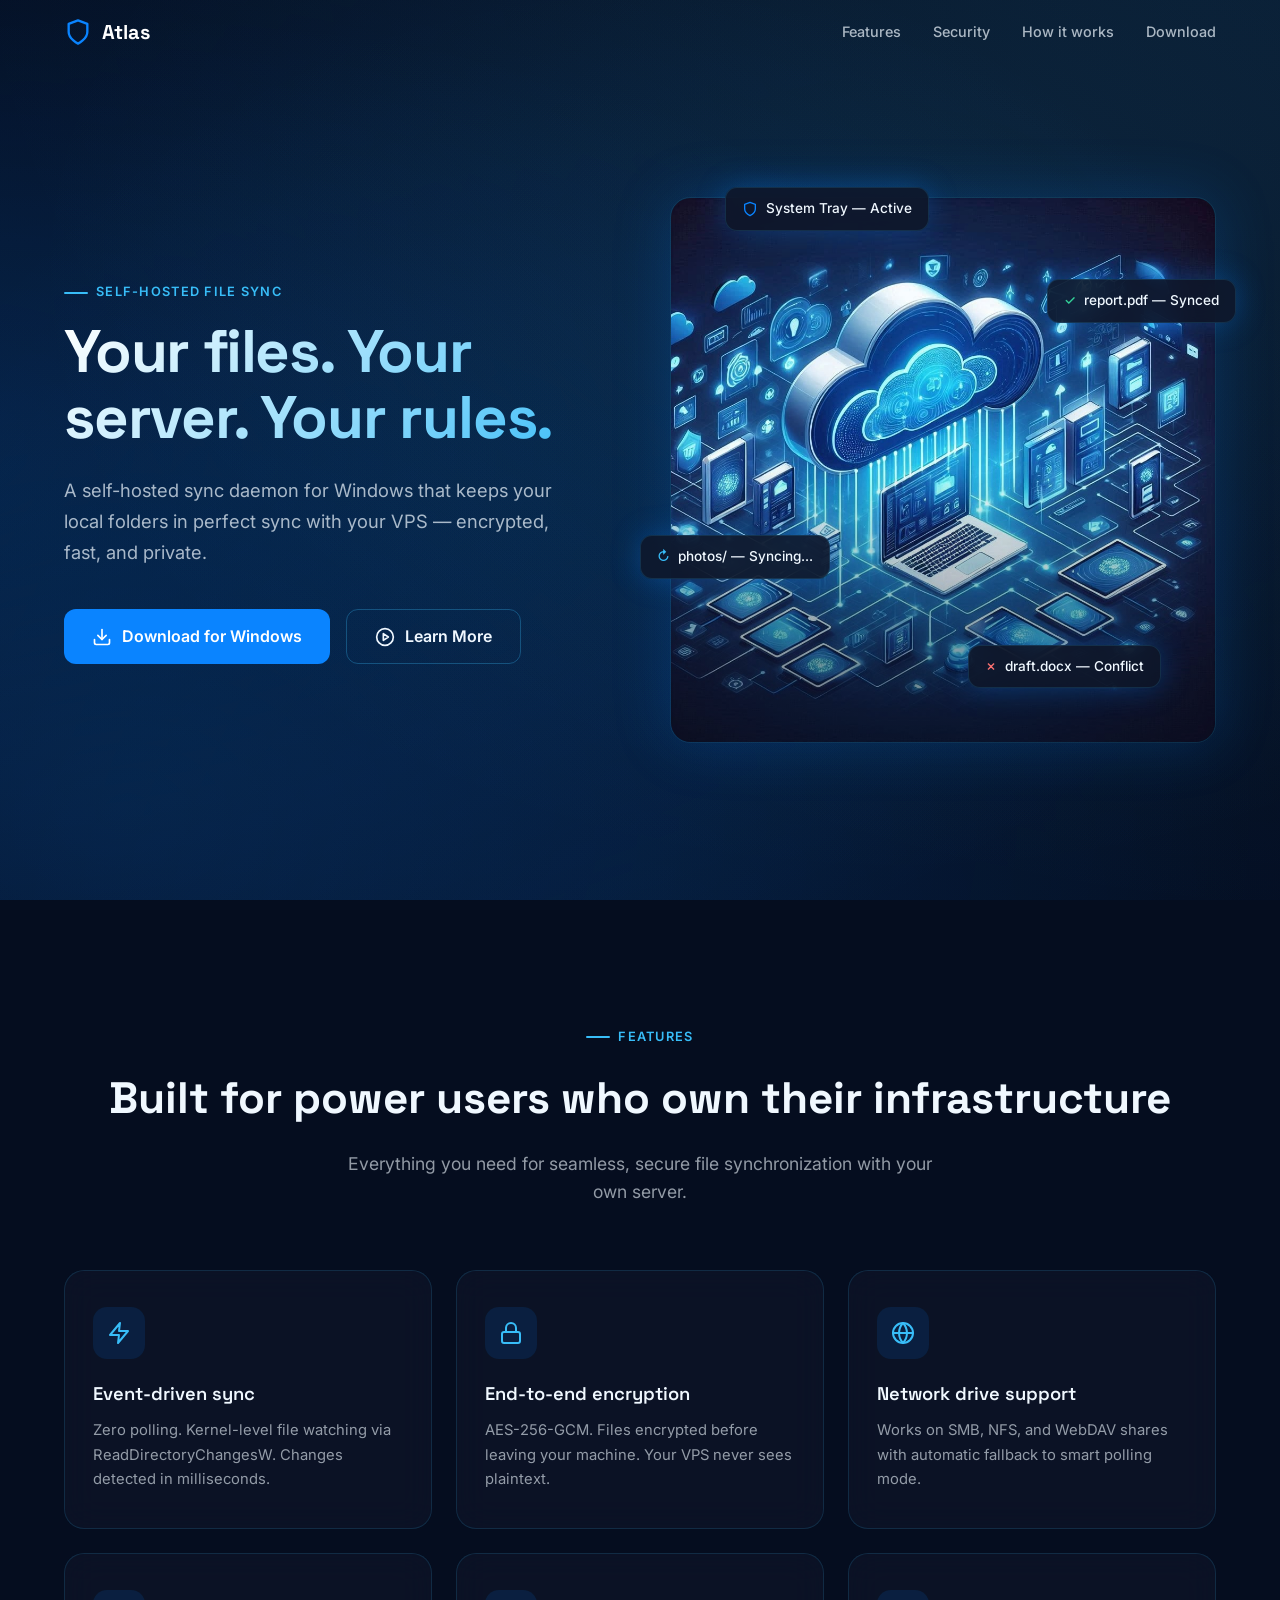
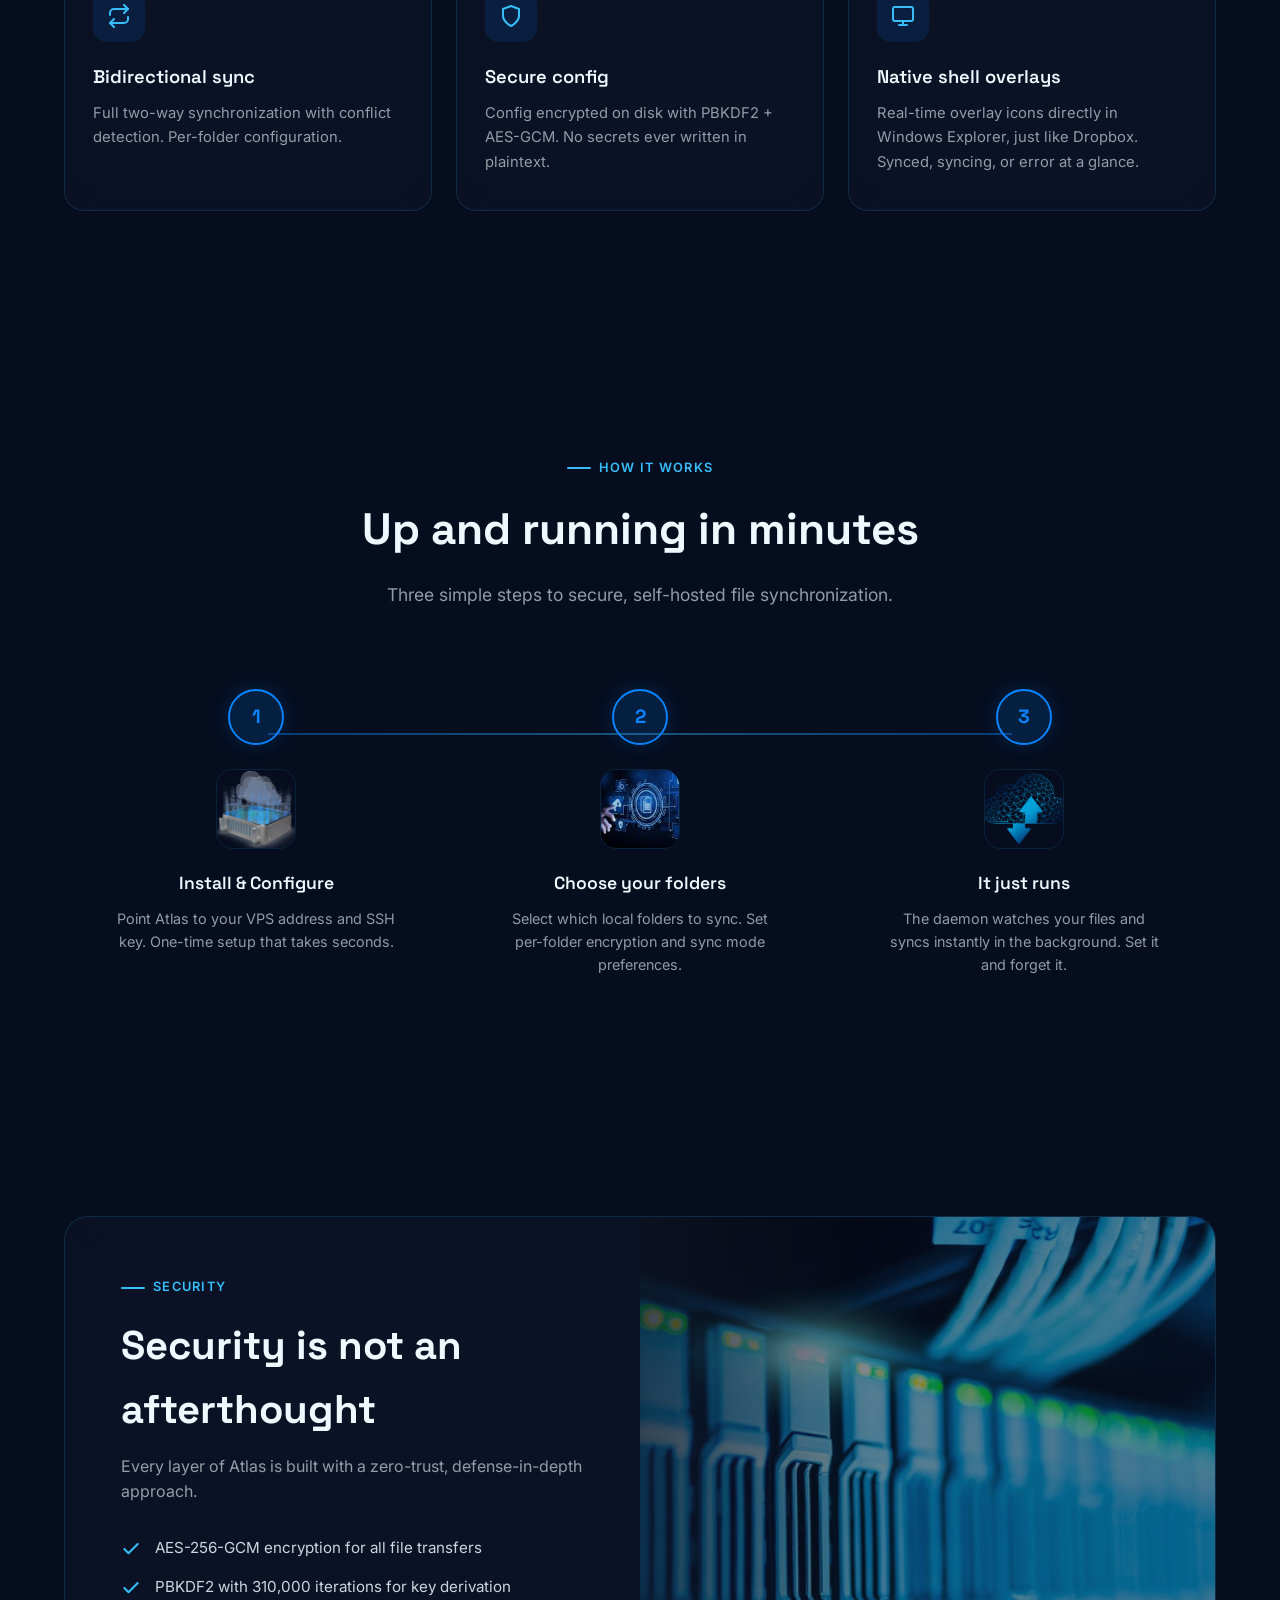
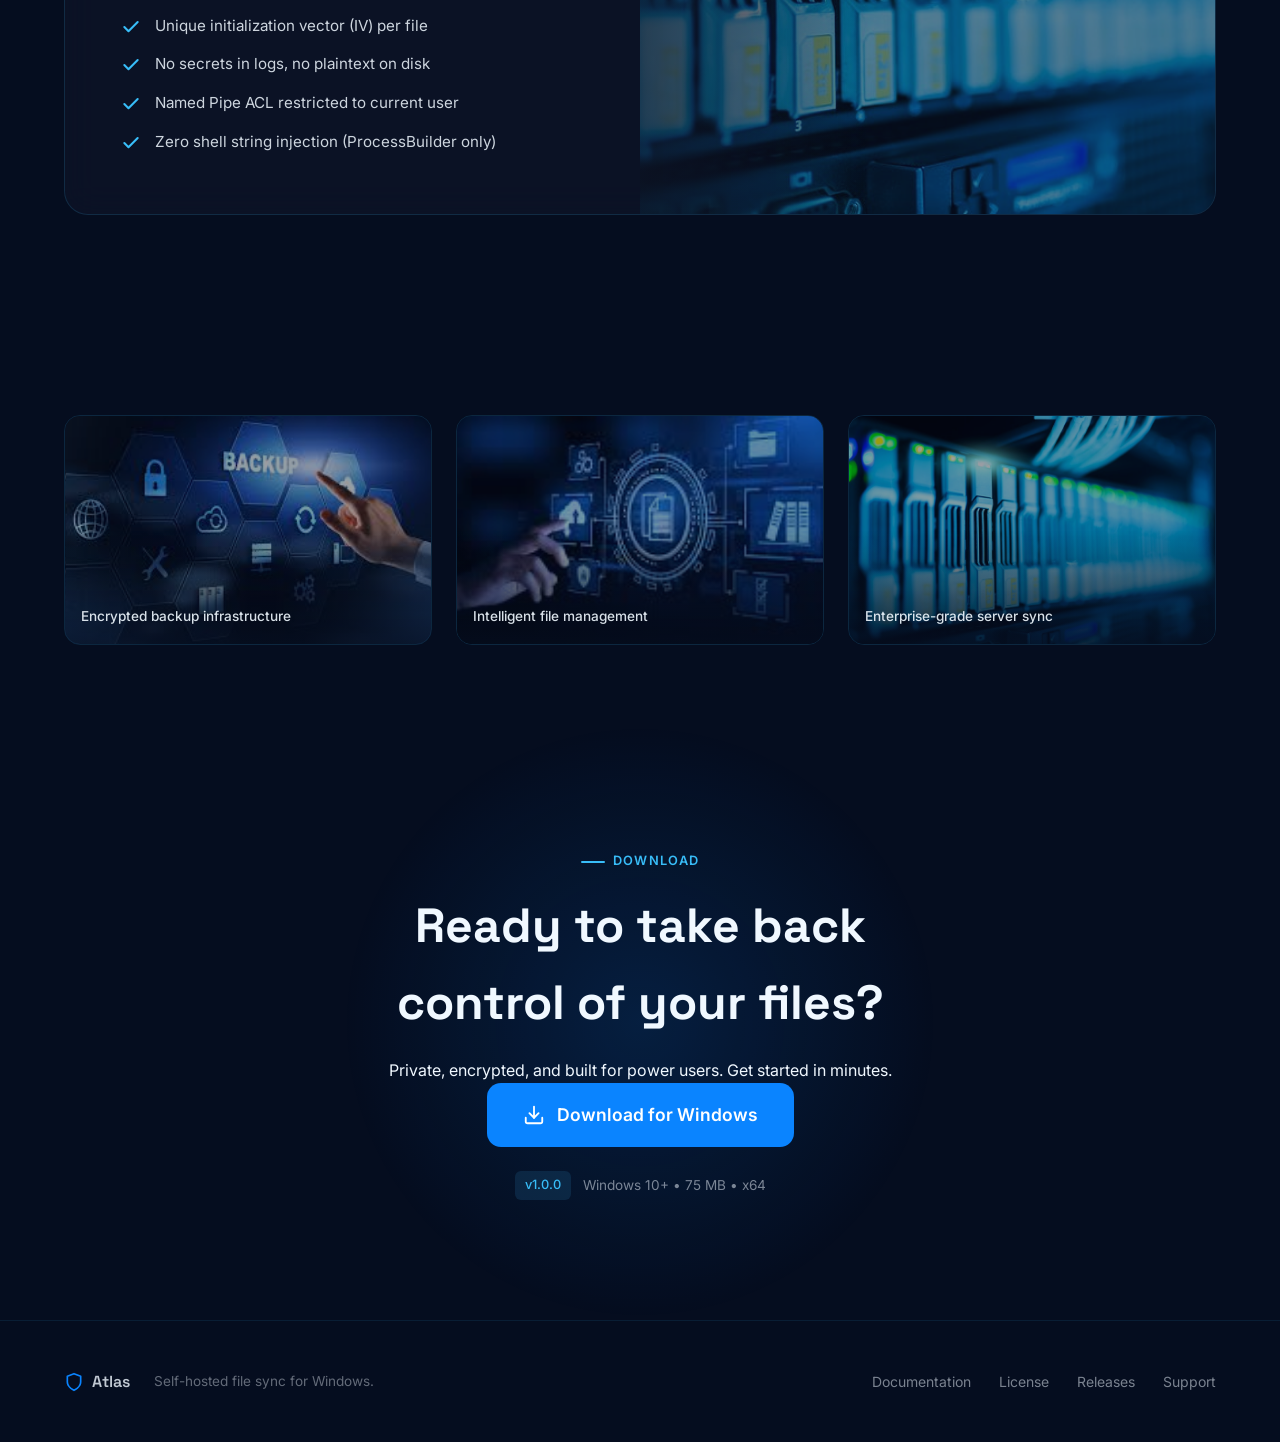
<file: atlas.html>
<!DOCTYPE html>
<html lang="en">
<head>
    <meta charset="UTF-8">
    <meta name="viewport" content="width=device-width, initial-scale=1.0">
    <title>Atlas — Self-hosted file sync for Windows</title>
    <meta name="description" content="A self-hosted sync daemon for Windows that keeps your local folders in perfect sync with your VPS — encrypted, fast, and private.">
    <link rel="canonical" href="https://alainbindele.github.io/atlas.html">
    <link rel="preconnect" href="https://fonts.googleapis.com">
    <link rel="preconnect" href="https://fonts.gstatic.com" crossorigin>
    <link href="https://fonts.googleapis.com/css2?family=Inter:wght@300;400;500;600;700;800&family=Space+Grotesk:wght@400;500;600;700&display=swap" rel="stylesheet">
    <style>
        /* ============================================
           CSS RESET & VARIABLES
           ============================================ */
        *, *::before, *::after {
            margin: 0;
            padding: 0;
            box-sizing: border-box;
        }

        :root {
            --electric-blue: #0A84FF;
            --deep-navy: #050D1F;
            --sky-blue: #38BDF8;
            --ice-white: #F0F8FF;
            --dark-slate: #0F172A;
            --glass-bg: rgba(15, 23, 42, 0.6);
            --glass-border: rgba(56, 189, 248, 0.15);
            --glow: 0 0 30px rgba(10, 132, 255, 0.3);
            --glow-strong: 0 0 60px rgba(10, 132, 255, 0.2);
            --font-body: 'Inter', -apple-system, BlinkMacSystemFont, sans-serif;
            --font-heading: 'Space Grotesk', 'Inter', sans-serif;
        }

        html {
            scroll-behavior: smooth;
            -webkit-font-smoothing: antialiased;
            -moz-osx-font-smoothing: grayscale;
        }

        body {
            font-family: var(--font-body);
            background-color: var(--deep-navy);
            color: var(--ice-white);
            line-height: 1.6;
            overflow-x: hidden;
        }

        a {
            text-decoration: none;
            color: inherit;
        }

        img {
            max-width: 100%;
            display: block;
        }

        /* ============================================
           ANIMATED GRADIENT BACKGROUND
           ============================================ */
        .gradient-bg {
            position: fixed;
            top: 0;
            left: 0;
            width: 100%;
            height: 100%;
            z-index: -1;
            overflow: hidden;
        }

        .gradient-bg::before {
            content: '';
            position: absolute;
            top: -50%;
            left: -50%;
            width: 200%;
            height: 200%;
            background:
                radial-gradient(ellipse at 20% 50%, rgba(10, 132, 255, 0.15) 0%, transparent 50%),
                radial-gradient(ellipse at 80% 20%, rgba(56, 189, 248, 0.1) 0%, transparent 50%),
                radial-gradient(ellipse at 50% 80%, rgba(10, 132, 255, 0.08) 0%, transparent 50%);
            animation: gradientShift 20s ease-in-out infinite;
        }

        .gradient-bg::after {
            content: '';
            position: absolute;
            top: -50%;
            left: -50%;
            width: 200%;
            height: 200%;
            background:
                radial-gradient(ellipse at 60% 40%, rgba(56, 189, 248, 0.08) 0%, transparent 40%),
                radial-gradient(ellipse at 30% 70%, rgba(10, 132, 255, 0.12) 0%, transparent 45%);
            animation: gradientShift 25s ease-in-out infinite reverse;
        }

        @keyframes gradientShift {
            0%, 100% { transform: translate(0, 0) rotate(0deg); }
            25% { transform: translate(2%, -3%) rotate(1deg); }
            50% { transform: translate(-1%, 2%) rotate(-0.5deg); }
            75% { transform: translate(3%, 1%) rotate(0.5deg); }
        }

        /* ============================================
           UTILITY
           ============================================ */
        .container {
            max-width: 1200px;
            margin: 0 auto;
            padding: 0 24px;
        }

        .section-label {
            display: inline-flex;
            align-items: center;
            gap: 8px;
            font-size: 0.8rem;
            font-weight: 600;
            letter-spacing: 0.1em;
            text-transform: uppercase;
            color: var(--sky-blue);
            margin-bottom: 16px;
        }

        .section-label::before {
            content: '';
            width: 24px;
            height: 2px;
            background: var(--sky-blue);
            border-radius: 1px;
        }

        /* ============================================
           SCROLL ANIMATIONS
           ============================================ */
        .reveal {
            opacity: 0;
            transform: translateY(40px);
            transition: opacity 0.8s cubic-bezier(0.16, 1, 0.3, 1),
                        transform 0.8s cubic-bezier(0.16, 1, 0.3, 1);
        }

        .reveal.visible {
            opacity: 1;
            transform: translateY(0);
        }

        .reveal-delay-1 { transition-delay: 0.1s; }
        .reveal-delay-2 { transition-delay: 0.2s; }
        .reveal-delay-3 { transition-delay: 0.3s; }
        .reveal-delay-4 { transition-delay: 0.4s; }
        .reveal-delay-5 { transition-delay: 0.5s; }

        /* ============================================
           NAVBAR
           ============================================ */
        .navbar {
            position: fixed;
            top: 0;
            left: 0;
            right: 0;
            z-index: 1000;
            padding: 16px 0;
            transition: all 0.4s ease;
        }

        .navbar.scrolled {
            background: rgba(5, 13, 31, 0.75);
            backdrop-filter: blur(20px);
            -webkit-backdrop-filter: blur(20px);
            border-bottom: 1px solid var(--glass-border);
            padding: 12px 0;
        }

        .navbar .container {
            display: flex;
            align-items: center;
            justify-content: space-between;
        }

        .nav-logo {
            display: flex;
            align-items: center;
            gap: 10px;
            font-family: var(--font-heading);
            font-size: 1.25rem;
            font-weight: 700;
            color: #fff;
        }

        .nav-logo svg {
            color: var(--electric-blue);
        }

        .nav-links {
            display: flex;
            align-items: center;
            gap: 32px;
            list-style: none;
        }

        .nav-links a {
            font-size: 0.9rem;
            font-weight: 500;
            color: rgba(240, 248, 255, 0.7);
            transition: color 0.3s;
            position: relative;
        }

        .nav-links a::after {
            content: '';
            position: absolute;
            bottom: -4px;
            left: 0;
            width: 0;
            height: 2px;
            background: var(--electric-blue);
            transition: width 0.3s;
            border-radius: 1px;
        }

        .nav-links a:hover {
            color: #fff;
        }

        .nav-links a:hover::after {
            width: 100%;
        }

        .nav-cta {
            display: inline-flex;
            align-items: center;
            gap: 8px;
            background: var(--electric-blue);
            color: #fff;
            font-size: 0.875rem;
            font-weight: 600;
            padding: 10px 20px;
            border-radius: 10px;
            border: none;
            cursor: pointer;
            transition: all 0.3s;
        }

        .nav-cta:hover {
            background: #3399FF;
            box-shadow: 0 0 20px rgba(10, 132, 255, 0.4);
            transform: translateY(-1px);
        }

        .mobile-toggle {
            display: none;
            background: none;
            border: none;
            color: #fff;
            cursor: pointer;
            padding: 4px;
        }

        /* ============================================
           HERO
           ============================================ */
        .hero {
            min-height: 100vh;
            display: flex;
            align-items: center;
            padding: 120px 0 80px;
            position: relative;
        }

        .hero .container {
            display: grid;
            grid-template-columns: 1fr 1fr;
            gap: 60px;
            align-items: center;
        }

        .hero-content {
            max-width: 580px;
        }

        .hero h1 {
            font-family: var(--font-heading);
            font-size: clamp(2.5rem, 5vw, 3.75rem);
            font-weight: 800;
            line-height: 1.1;
            letter-spacing: -0.02em;
            margin-bottom: 24px;
            background: linear-gradient(135deg, #fff 0%, var(--sky-blue) 100%);
            -webkit-background-clip: text;
            -webkit-text-fill-color: transparent;
            background-clip: text;
        }

        .hero p {
            font-size: 1.15rem;
            line-height: 1.7;
            color: rgba(240, 248, 255, 0.7);
            margin-bottom: 40px;
            max-width: 500px;
        }

        .hero-buttons {
            display: flex;
            gap: 16px;
            flex-wrap: wrap;
        }

        .btn-primary {
            display: inline-flex;
            align-items: center;
            gap: 10px;
            background: var(--electric-blue);
            color: #fff;
            font-size: 1rem;
            font-weight: 600;
            padding: 14px 28px;
            border-radius: 12px;
            border: none;
            cursor: pointer;
            transition: all 0.3s;
            font-family: var(--font-body);
        }

        .btn-primary:hover {
            background: #3399FF;
            box-shadow: 0 0 30px rgba(10, 132, 255, 0.5);
            transform: translateY(-2px);
        }

        .btn-secondary {
            display: inline-flex;
            align-items: center;
            gap: 10px;
            background: transparent;
            color: var(--ice-white);
            font-size: 1rem;
            font-weight: 600;
            padding: 14px 28px;
            border-radius: 12px;
            border: 1px solid rgba(56, 189, 248, 0.3);
            cursor: pointer;
            transition: all 0.3s;
            font-family: var(--font-body);
        }

        .btn-secondary:hover {
            background: rgba(56, 189, 248, 0.1);
            border-color: var(--sky-blue);
            transform: translateY(-2px);
        }

        /* Hero Visual */
        .hero-visual {
            position: relative;
            display: flex;
            align-items: center;
            justify-content: center;
        }

        .hero-image-wrapper {
            position: relative;
            border-radius: 20px;
            overflow: hidden;
            box-shadow: var(--glow-strong);
            border: 1px solid var(--glass-border);
        }

        .hero-image-wrapper img {
            width: 100%;
            border-radius: 20px;
        }

        .hero-image-wrapper::after {
            content: '';
            position: absolute;
            inset: 0;
            border-radius: 20px;
            background: linear-gradient(180deg, transparent 50%, rgba(5, 13, 31, 0.6) 100%);
            pointer-events: none;
        }

        /* Floating overlay icons */
        .float-icon {
            position: absolute;
            display: flex;
            align-items: center;
            gap: 8px;
            padding: 10px 16px;
            border-radius: 12px;
            background: rgba(15, 23, 42, 0.85);
            backdrop-filter: blur(12px);
            border: 1px solid var(--glass-border);
            font-size: 0.85rem;
            font-weight: 500;
            color: var(--ice-white);
            box-shadow: var(--glow);
            animation: float 4s ease-in-out infinite;
            white-space: nowrap;
            z-index: 2;
        }

        .float-icon:nth-child(2) { animation-delay: -1s; }
        .float-icon:nth-child(3) { animation-delay: -2s; }
        .float-icon:nth-child(4) { animation-delay: -3s; }

        .float-icon.synced {
            top: 15%;
            right: -20px;
        }

        .float-icon.syncing {
            bottom: 30%;
            left: -30px;
        }

        .float-icon.error {
            bottom: 10%;
            right: 10%;
        }

        .float-icon.tray {
            top: -10px;
            left: 10%;
        }

        @keyframes float {
            0%, 100% { transform: translateY(0); }
            50% { transform: translateY(-8px); }
        }

        /* ============================================
           FEATURES
           ============================================ */
        .features {
            padding: 120px 0;
            position: relative;
        }

        .features-header {
            text-align: center;
            margin-bottom: 64px;
        }

        .features-header h2 {
            font-family: var(--font-heading);
            font-size: clamp(2rem, 4vw, 2.75rem);
            font-weight: 700;
            margin-bottom: 16px;
        }

        .features-header p {
            color: rgba(240, 248, 255, 0.6);
            font-size: 1.1rem;
            max-width: 600px;
            margin: 0 auto;
        }

        .features-grid {
            display: grid;
            grid-template-columns: repeat(3, 1fr);
            gap: 24px;
        }

        .feature-card {
            background: var(--glass-bg);
            backdrop-filter: blur(16px);
            -webkit-backdrop-filter: blur(16px);
            border: 1px solid var(--glass-border);
            border-radius: 20px;
            padding: 36px 28px;
            transition: all 0.4s cubic-bezier(0.16, 1, 0.3, 1);
            position: relative;
            overflow: hidden;
        }

        .feature-card::before {
            content: '';
            position: absolute;
            top: 0;
            left: 0;
            right: 0;
            height: 1px;
            background: linear-gradient(90deg, transparent, var(--sky-blue), transparent);
            opacity: 0;
            transition: opacity 0.4s;
        }

        .feature-card:hover {
            transform: translateY(-4px);
            box-shadow: var(--glow);
            border-color: rgba(56, 189, 248, 0.3);
        }

        .feature-card:hover::before {
            opacity: 1;
        }

        .feature-icon {
            width: 52px;
            height: 52px;
            display: flex;
            align-items: center;
            justify-content: center;
            border-radius: 14px;
            background: rgba(10, 132, 255, 0.12);
            margin-bottom: 20px;
            font-size: 1.5rem;
        }

        .feature-card h3 {
            font-family: var(--font-heading);
            font-size: 1.15rem;
            font-weight: 600;
            margin-bottom: 10px;
        }

        .feature-card p {
            color: rgba(240, 248, 255, 0.6);
            font-size: 0.925rem;
            line-height: 1.65;
        }

        /* ============================================
           HOW IT WORKS
           ============================================ */
        .how-it-works {
            padding: 120px 0;
            position: relative;
        }

        .how-it-works-header {
            text-align: center;
            margin-bottom: 80px;
        }

        .how-it-works-header h2 {
            font-family: var(--font-heading);
            font-size: clamp(2rem, 4vw, 2.75rem);
            font-weight: 700;
            margin-bottom: 16px;
        }

        .how-it-works-header p {
            color: rgba(240, 248, 255, 0.6);
            font-size: 1.1rem;
            max-width: 600px;
            margin: 0 auto;
        }

        .timeline {
            display: grid;
            grid-template-columns: repeat(3, 1fr);
            gap: 0;
            position: relative;
        }

        .timeline::before {
            content: '';
            position: absolute;
            top: 44px;
            left: calc(16.66% + 12px);
            right: calc(16.66% + 12px);
            height: 2px;
            background: linear-gradient(90deg, var(--electric-blue), var(--sky-blue), var(--electric-blue));
            opacity: 0.4;
        }

        .timeline-step {
            text-align: center;
            padding: 0 20px;
            position: relative;
        }

        .step-number {
            width: 56px;
            height: 56px;
            border-radius: 50%;
            background: rgba(10, 132, 255, 0.15);
            border: 2px solid var(--electric-blue);
            display: flex;
            align-items: center;
            justify-content: center;
            margin: 0 auto 24px;
            font-family: var(--font-heading);
            font-size: 1.2rem;
            font-weight: 700;
            color: var(--electric-blue);
            position: relative;
            z-index: 1;
            box-shadow: 0 0 20px rgba(10, 132, 255, 0.2);
        }

        .step-image {
            width: 80px;
            height: 80px;
            object-fit: cover;
            border-radius: 16px;
            margin: 0 auto 20px;
            border: 1px solid var(--glass-border);
            opacity: 0.85;
        }

        .timeline-step h3 {
            font-family: var(--font-heading);
            font-size: 1.1rem;
            font-weight: 600;
            margin-bottom: 10px;
        }

        .timeline-step p {
            color: rgba(240, 248, 255, 0.6);
            font-size: 0.9rem;
            line-height: 1.6;
            max-width: 280px;
            margin: 0 auto;
        }

        /* ============================================
           SECURITY
           ============================================ */
        .security {
            padding: 120px 0;
            position: relative;
        }

        .security-card {
            position: relative;
            background: var(--glass-bg);
            backdrop-filter: blur(16px);
            border: 1px solid var(--glass-border);
            border-radius: 24px;
            overflow: hidden;
            display: grid;
            grid-template-columns: 1fr 1fr;
            gap: 0;
            min-height: 500px;
        }

        .security-content {
            padding: 60px 56px;
            display: flex;
            flex-direction: column;
            justify-content: center;
        }

        .security-content h2 {
            font-family: var(--font-heading);
            font-size: clamp(1.75rem, 3.5vw, 2.5rem);
            font-weight: 700;
            margin-bottom: 12px;
        }

        .security-content > p {
            color: rgba(240, 248, 255, 0.6);
            margin-bottom: 32px;
            font-size: 1rem;
        }

        .security-list {
            list-style: none;
            display: flex;
            flex-direction: column;
            gap: 16px;
        }

        .security-list li {
            display: flex;
            align-items: flex-start;
            gap: 14px;
            font-size: 0.95rem;
            color: rgba(240, 248, 255, 0.85);
            line-height: 1.5;
        }

        .security-list li svg {
            flex-shrink: 0;
            margin-top: 2px;
            color: var(--sky-blue);
        }

        .security-image {
            position: relative;
            overflow: hidden;
        }

        .security-image img {
            width: 100%;
            height: 100%;
            object-fit: cover;
            opacity: 0.5;
        }

        .security-image::after {
            content: '';
            position: absolute;
            inset: 0;
            background: linear-gradient(90deg, var(--glass-bg) 0%, transparent 40%);
        }

        /* ============================================
           SHOWCASE
           ============================================ */
        .showcase {
            padding: 80px 0;
        }

        .showcase-grid {
            display: grid;
            grid-template-columns: repeat(3, 1fr);
            gap: 24px;
        }

        .showcase-item {
            border-radius: 16px;
            overflow: hidden;
            border: 1px solid var(--glass-border);
            position: relative;
            aspect-ratio: 16/10;
        }

        .showcase-item img {
            width: 100%;
            height: 100%;
            object-fit: cover;
            opacity: 0.6;
            transition: all 0.5s;
        }

        .showcase-item:hover img {
            opacity: 0.8;
            transform: scale(1.05);
        }

        .showcase-item::after {
            content: '';
            position: absolute;
            inset: 0;
            background: linear-gradient(180deg, transparent 50%, rgba(5, 13, 31, 0.8) 100%);
            pointer-events: none;
        }

        .showcase-caption {
            position: absolute;
            bottom: 16px;
            left: 16px;
            right: 16px;
            z-index: 2;
            font-size: 0.85rem;
            font-weight: 500;
            color: rgba(240, 248, 255, 0.9);
        }

        /* ============================================
           DOWNLOAD
           ============================================ */
        .download {
            padding: 120px 0;
            text-align: center;
            position: relative;
        }

        .download::before {
            content: '';
            position: absolute;
            top: 50%;
            left: 50%;
            transform: translate(-50%, -50%);
            width: 600px;
            height: 600px;
            background: radial-gradient(circle, rgba(10, 132, 255, 0.15) 0%, transparent 70%);
            pointer-events: none;
        }

        .download h2 {
            font-family: var(--font-heading);
            font-size: clamp(2rem, 4vw, 3rem);
            font-weight: 700;
            margin-bottom: 16px;
            max-width: 600px;
            margin-left: auto;
            margin-right: auto;
        }

        .download > p {
            color: rgba(240, 248, 255, 0.6);
            font-size: 1.1rem;
            margin-bottom: 40px;
            max-width: 500px;
            margin-left: auto;
            margin-right: auto;
        }

        .download-buttons {
            display: flex;
            align-items: center;
            justify-content: center;
            gap: 16px;
            flex-wrap: wrap;
            margin-bottom: 24px;
        }

        .btn-download {
            display: inline-flex;
            align-items: center;
            gap: 12px;
            background: var(--electric-blue);
            color: #fff;
            font-size: 1.1rem;
            font-weight: 600;
            padding: 18px 36px;
            border-radius: 14px;
            border: none;
            cursor: pointer;
            transition: all 0.3s;
            font-family: var(--font-body);
        }

        .btn-download:hover {
            background: #3399FF;
            box-shadow: 0 0 40px rgba(10, 132, 255, 0.5);
            transform: translateY(-2px);
        }

        .version-badge {
            display: inline-flex;
            align-items: center;
            gap: 12px;
            font-size: 0.85rem;
            color: rgba(240, 248, 255, 0.5);
        }

        .version-badge span {
            background: rgba(56, 189, 248, 0.12);
            padding: 4px 10px;
            border-radius: 6px;
            font-weight: 500;
            color: var(--sky-blue);
            font-size: 0.8rem;
        }

        .download-secondary {
            color: var(--sky-blue);
            font-size: 0.95rem;
            font-weight: 500;
            display: inline-flex;
            align-items: center;
            gap: 6px;
            transition: color 0.3s;
        }

        .download-secondary:hover {
            color: #fff;
        }

        /* ============================================
           FOOTER
           ============================================ */
        .footer {
            border-top: 1px solid rgba(56, 189, 248, 0.1);
            padding: 48px 0;
        }

        .footer .container {
            display: flex;
            align-items: center;
            justify-content: space-between;
            flex-wrap: wrap;
            gap: 24px;
        }

        .footer-brand {
            display: flex;
            align-items: center;
            gap: 24px;
        }

        .footer-logo {
            display: flex;
            align-items: center;
            gap: 8px;
            font-family: var(--font-heading);
            font-weight: 600;
            font-size: 1rem;
            color: rgba(240, 248, 255, 0.8);
        }

        .footer-logo svg {
            color: var(--electric-blue);
        }

        .footer-tagline {
            font-size: 0.85rem;
            color: rgba(240, 248, 255, 0.4);
        }

        .footer-links {
            display: flex;
            gap: 28px;
            list-style: none;
        }

        .footer-links a {
            font-size: 0.875rem;
            color: rgba(240, 248, 255, 0.5);
            transition: color 0.3s;
        }

        .footer-links a:hover {
            color: var(--sky-blue);
        }

        /* ============================================
           RESPONSIVE
           ============================================ */
        @media (max-width: 1024px) {
            .hero .container {
                grid-template-columns: 1fr;
                gap: 40px;
                text-align: center;
            }

            .hero-content {
                max-width: 100%;
            }

            .hero p {
                max-width: 100%;
                margin-left: auto;
                margin-right: auto;
            }

            .hero-buttons {
                justify-content: center;
            }

            .hero-visual {
                max-width: 500px;
                margin: 0 auto;
            }

            .features-grid {
                grid-template-columns: repeat(2, 1fr);
            }

            .security-card {
                grid-template-columns: 1fr;
            }

            .security-image {
                display: none;
            }

            .security-content {
                padding: 48px 40px;
            }
        }

        @media (max-width: 768px) {
            .nav-links {
                display: none;
                position: absolute;
                top: 100%;
                left: 0;
                right: 0;
                flex-direction: column;
                background: rgba(5, 13, 31, 0.95);
                backdrop-filter: blur(20px);
                padding: 24px;
                gap: 20px;
                border-bottom: 1px solid var(--glass-border);
            }

            .nav-links.open {
                display: flex;
            }

            .nav-cta.desktop-only {
                display: none;
            }

            .mobile-toggle {
                display: block;
            }

            .features-grid {
                grid-template-columns: 1fr;
            }

            .timeline {
                grid-template-columns: 1fr;
                gap: 48px;
            }

            .timeline::before {
                display: none;
            }

            .showcase-grid {
                grid-template-columns: 1fr;
            }

            .float-icon.synced,
            .float-icon.tray {
                display: none;
            }

            .float-icon.syncing {
                left: 0;
                bottom: 15%;
            }

            .footer .container {
                flex-direction: column;
                text-align: center;
            }

            .footer-brand {
                flex-direction: column;
            }
        }

        @media (max-width: 480px) {
            .hero h1 {
                font-size: 2rem;
            }

            .hero-buttons {
                flex-direction: column;
                align-items: stretch;
            }

            .btn-primary,
            .btn-secondary {
                justify-content: center;
            }

            .security-content {
                padding: 32px 24px;
            }
        }
    </style>
    <script data-goatcounter="https://h4p0.goatcounter.com/count"
            async src="//gc.zgo.at/count.js"></script>
</head>
<body>
    <!-- Animated gradient background -->
    <div class="gradient-bg"></div>

    <!-- ======== NAVBAR ======== -->
    <nav class="navbar" id="navbar">
        <div class="container">
            <a href="#" class="nav-logo">
                <svg xmlns="http://www.w3.org/2000/svg" width="28" height="28" viewBox="0 0 24 24" fill="none" stroke="currentColor" stroke-width="2" stroke-linecap="round" stroke-linejoin="round">
                    <path d="M12 22s8-4 8-10V5l-8-3-8 3v7c0 6 8 10 8 10z"/>
                </svg>
                Atlas
            </a>
            <ul class="nav-links" id="navLinks">
                <li><a href="#features">Features</a></li>
                <li><a href="#security">Security</a></li>
                <li><a href="#how-it-works">How it works</a></li>
                <li><a href="#download">Download</a></li>
            </ul>
            <button class="mobile-toggle" id="mobileToggle" aria-label="Toggle menu">
                <svg xmlns="http://www.w3.org/2000/svg" width="24" height="24" viewBox="0 0 24 24" fill="none" stroke="currentColor" stroke-width="2" stroke-linecap="round" stroke-linejoin="round">
                    <line x1="3" y1="12" x2="21" y2="12"/><line x1="3" y1="6" x2="21" y2="6"/><line x1="3" y1="18" x2="21" y2="18"/>
                </svg>
            </button>
        </div>
    </nav>

    <!-- ======== HERO ======== -->
    <section class="hero" id="hero">
        <div class="container">
            <div class="hero-content">
                <div class="section-label reveal">Self-Hosted File Sync</div>
                <h1 class="reveal reveal-delay-1">Your files. Your server. Your rules.</h1>
                <p class="reveal reveal-delay-2">A self-hosted sync daemon for Windows that keeps your local folders in perfect sync with your VPS &mdash; encrypted, fast, and private.</p>
                <div class="hero-buttons reveal reveal-delay-3">
                    <a href="#download" class="btn-primary">
                        <svg xmlns="http://www.w3.org/2000/svg" width="20" height="20" viewBox="0 0 24 24" fill="none" stroke="currentColor" stroke-width="2" stroke-linecap="round" stroke-linejoin="round">
                            <path d="M21 15v4a2 2 0 0 1-2 2H5a2 2 0 0 1-2-2v-4"/><polyline points="7 10 12 15 17 10"/><line x1="12" y1="15" x2="12" y2="3"/>
                        </svg>
                        Download for Windows
                    </a>
                    <a href="#features" class="btn-secondary">
                        <svg xmlns="http://www.w3.org/2000/svg" width="20" height="20" viewBox="0 0 24 24" fill="none" stroke="currentColor" stroke-width="2" stroke-linecap="round" stroke-linejoin="round">
                            <circle cx="12" cy="12" r="10"/><polygon points="10 8 16 12 10 16 10 8"/>
                        </svg>
                        Learn More
                    </a>
                </div>
            </div>
            <div class="hero-visual reveal reveal-delay-2">
                <div class="hero-image-wrapper">
                    <img src="img/PIC2.jpg" alt="Atlas cloud synchronization illustration" loading="eager">
                </div>
                <!-- Floating overlay icons -->
                <div class="float-icon synced">
                    <span style="color: #34D399;">&#10003;</span> report.pdf &mdash; Synced
                </div>
                <div class="float-icon syncing">
                    <span style="color: var(--sky-blue);">&#8635;</span> photos/ &mdash; Syncing...
                </div>
                <div class="float-icon error">
                    <span style="color: #F87171;">&#10007;</span> draft.docx &mdash; Conflict
                </div>
                <div class="float-icon tray">
                    <svg xmlns="http://www.w3.org/2000/svg" width="16" height="16" viewBox="0 0 24 24" fill="none" stroke="var(--electric-blue)" stroke-width="2" stroke-linecap="round" stroke-linejoin="round">
                        <path d="M12 22s8-4 8-10V5l-8-3-8 3v7c0 6 8 10 8 10z"/>
                    </svg>
                    System Tray &mdash; Active
                </div>
            </div>
        </div>
    </section>

    <!-- ======== FEATURES ======== -->
    <section class="features" id="features">
        <div class="container">
            <div class="features-header">
                <div class="section-label reveal">Features</div>
                <h2 class="reveal reveal-delay-1">Built for power users who own their infrastructure</h2>
                <p class="reveal reveal-delay-2">Everything you need for seamless, secure file synchronization with your own server.</p>
            </div>
            <div class="features-grid">
                <!-- Card 1 -->
                <div class="feature-card reveal">
                    <div class="feature-icon">
                        <svg xmlns="http://www.w3.org/2000/svg" width="24" height="24" viewBox="0 0 24 24" fill="none" stroke="var(--sky-blue)" stroke-width="2" stroke-linecap="round" stroke-linejoin="round">
                            <polygon points="13 2 3 14 12 14 11 22 21 10 12 10 13 2"/>
                        </svg>
                    </div>
                    <h3>Event-driven sync</h3>
                    <p>Zero polling. Kernel-level file watching via ReadDirectoryChangesW. Changes detected in milliseconds.</p>
                </div>
                <!-- Card 2 -->
                <div class="feature-card reveal reveal-delay-1">
                    <div class="feature-icon">
                        <svg xmlns="http://www.w3.org/2000/svg" width="24" height="24" viewBox="0 0 24 24" fill="none" stroke="var(--sky-blue)" stroke-width="2" stroke-linecap="round" stroke-linejoin="round">
                            <rect x="3" y="11" width="18" height="11" rx="2" ry="2"/><path d="M7 11V7a5 5 0 0 1 10 0v4"/>
                        </svg>
                    </div>
                    <h3>End-to-end encryption</h3>
                    <p>AES-256-GCM. Files encrypted before leaving your machine. Your VPS never sees plaintext.</p>
                </div>
                <!-- Card 3 -->
                <div class="feature-card reveal reveal-delay-2">
                    <div class="feature-icon">
                        <svg xmlns="http://www.w3.org/2000/svg" width="24" height="24" viewBox="0 0 24 24" fill="none" stroke="var(--sky-blue)" stroke-width="2" stroke-linecap="round" stroke-linejoin="round">
                            <circle cx="12" cy="12" r="10"/><line x1="2" y1="12" x2="22" y2="12"/><path d="M12 2a15.3 15.3 0 0 1 4 10 15.3 15.3 0 0 1-4 10 15.3 15.3 0 0 1-4-10 15.3 15.3 0 0 1 4-10z"/>
                        </svg>
                    </div>
                    <h3>Network drive support</h3>
                    <p>Works on SMB, NFS, and WebDAV shares with automatic fallback to smart polling mode.</p>
                </div>
                <!-- Card 4 -->
                <div class="feature-card reveal">
                    <div class="feature-icon">
                        <svg xmlns="http://www.w3.org/2000/svg" width="24" height="24" viewBox="0 0 24 24" fill="none" stroke="var(--sky-blue)" stroke-width="2" stroke-linecap="round" stroke-linejoin="round">
                            <polyline points="17 1 21 5 17 9"/><path d="M3 11V9a4 4 0 0 1 4-4h14"/><polyline points="7 23 3 19 7 15"/><path d="M21 13v2a4 4 0 0 1-4 4H3"/>
                        </svg>
                    </div>
                    <h3>Bidirectional sync</h3>
                    <p>Full two-way synchronization with conflict detection. Per-folder configuration.</p>
                </div>
                <!-- Card 5 -->
                <div class="feature-card reveal reveal-delay-1">
                    <div class="feature-icon">
                        <svg xmlns="http://www.w3.org/2000/svg" width="24" height="24" viewBox="0 0 24 24" fill="none" stroke="var(--sky-blue)" stroke-width="2" stroke-linecap="round" stroke-linejoin="round">
                            <path d="M12 22s8-4 8-10V5l-8-3-8 3v7c0 6 8 10 8 10z"/>
                        </svg>
                    </div>
                    <h3>Secure config</h3>
                    <p>Config encrypted on disk with PBKDF2 + AES-GCM. No secrets ever written in plaintext.</p>
                </div>
                <!-- Card 6 -->
                <div class="feature-card reveal reveal-delay-2">
                    <div class="feature-icon">
                        <svg xmlns="http://www.w3.org/2000/svg" width="24" height="24" viewBox="0 0 24 24" fill="none" stroke="var(--sky-blue)" stroke-width="2" stroke-linecap="round" stroke-linejoin="round">
                            <rect x="2" y="3" width="20" height="14" rx="2" ry="2"/><line x1="8" y1="21" x2="16" y2="21"/><line x1="12" y1="17" x2="12" y2="21"/>
                        </svg>
                    </div>
                    <h3>Native shell overlays</h3>
                    <p>Real-time overlay icons directly in Windows Explorer, just like Dropbox. Synced, syncing, or error at a glance.</p>
                </div>
            </div>
        </div>
    </section>

    <!-- ======== HOW IT WORKS ======== -->
    <section class="how-it-works" id="how-it-works">
        <div class="container">
            <div class="how-it-works-header">
                <div class="section-label reveal">How it works</div>
                <h2 class="reveal reveal-delay-1">Up and running in minutes</h2>
                <p class="reveal reveal-delay-2">Three simple steps to secure, self-hosted file synchronization.</p>
            </div>
            <div class="timeline">
                <div class="timeline-step reveal">
                    <div class="step-number">1</div>
                    <img src="img/PIC7.png" alt="Server setup" class="step-image">
                    <h3>Install &amp; Configure</h3>
                    <p>Point Atlas to your VPS address and SSH key. One-time setup that takes seconds.</p>
                </div>
                <div class="timeline-step reveal reveal-delay-2">
                    <div class="step-number">2</div>
                    <img src="img/PIC4.jpg" alt="Choose folders" class="step-image">
                    <h3>Choose your folders</h3>
                    <p>Select which local folders to sync. Set per-folder encryption and sync mode preferences.</p>
                </div>
                <div class="timeline-step reveal reveal-delay-4">
                    <div class="step-number">3</div>
                    <img src="img/PIC6.png" alt="Sync running" class="step-image">
                    <h3>It just runs</h3>
                    <p>The daemon watches your files and syncs instantly in the background. Set it and forget it.</p>
                </div>
            </div>
        </div>
    </section>

    <!-- ======== SECURITY ======== -->
    <section class="security" id="security">
        <div class="container">
            <div class="security-card reveal">
                <div class="security-content">
                    <div class="section-label">Security</div>
                    <h2>Security is not an afterthought</h2>
                    <p>Every layer of Atlas is built with a zero-trust, defense-in-depth approach.</p>
                    <ul class="security-list">
                        <li>
                            <svg xmlns="http://www.w3.org/2000/svg" width="20" height="20" viewBox="0 0 24 24" fill="none" stroke="currentColor" stroke-width="2.5" stroke-linecap="round" stroke-linejoin="round"><polyline points="20 6 9 17 4 12"/></svg>
                            AES-256-GCM encryption for all file transfers
                        </li>
                        <li>
                            <svg xmlns="http://www.w3.org/2000/svg" width="20" height="20" viewBox="0 0 24 24" fill="none" stroke="currentColor" stroke-width="2.5" stroke-linecap="round" stroke-linejoin="round"><polyline points="20 6 9 17 4 12"/></svg>
                            PBKDF2 with 310,000 iterations for key derivation
                        </li>
                        <li>
                            <svg xmlns="http://www.w3.org/2000/svg" width="20" height="20" viewBox="0 0 24 24" fill="none" stroke="currentColor" stroke-width="2.5" stroke-linecap="round" stroke-linejoin="round"><polyline points="20 6 9 17 4 12"/></svg>
                            Unique initialization vector (IV) per file
                        </li>
                        <li>
                            <svg xmlns="http://www.w3.org/2000/svg" width="20" height="20" viewBox="0 0 24 24" fill="none" stroke="currentColor" stroke-width="2.5" stroke-linecap="round" stroke-linejoin="round"><polyline points="20 6 9 17 4 12"/></svg>
                            No secrets in logs, no plaintext on disk
                        </li>
                        <li>
                            <svg xmlns="http://www.w3.org/2000/svg" width="20" height="20" viewBox="0 0 24 24" fill="none" stroke="currentColor" stroke-width="2.5" stroke-linecap="round" stroke-linejoin="round"><polyline points="20 6 9 17 4 12"/></svg>
                            Named Pipe ACL restricted to current user
                        </li>
                        <li>
                            <svg xmlns="http://www.w3.org/2000/svg" width="20" height="20" viewBox="0 0 24 24" fill="none" stroke="currentColor" stroke-width="2.5" stroke-linecap="round" stroke-linejoin="round"><polyline points="20 6 9 17 4 12"/></svg>
                            Zero shell string injection (ProcessBuilder only)
                        </li>
                    </ul>
                </div>
                <div class="security-image">
                    <img src="img/PIC3.jpg" alt="Server infrastructure" loading="lazy">
                </div>
            </div>
        </div>
    </section>

    <!-- ======== SHOWCASE ======== -->
    <section class="showcase">
        <div class="container">
            <div class="showcase-grid">
                <div class="showcase-item reveal">
                    <img src="img/PIC5.jpg" alt="Backup and security" loading="lazy">
                    <div class="showcase-caption">Encrypted backup infrastructure</div>
                </div>
                <div class="showcase-item reveal reveal-delay-1">
                    <img src="img/PIC4.jpg" alt="File management" loading="lazy">
                    <div class="showcase-caption">Intelligent file management</div>
                </div>
                <div class="showcase-item reveal reveal-delay-2">
                    <img src="img/PIC3.jpg" alt="Server hardware" loading="lazy">
                    <div class="showcase-caption">Enterprise-grade server sync</div>
                </div>
            </div>
        </div>
    </section>

    <!-- ======== DOWNLOAD ======== -->
    <section class="download" id="download">
        <div class="container">
            <div class="section-label reveal">Download</div>
            <h2 class="reveal reveal-delay-1">Ready to take back control of your files?</h2>
            <p class="reveal reveal-delay-2">Private, encrypted, and built for power users. Get started in minutes.</p>
            <div class="download-buttons reveal reveal-delay-3">
                <a href="downloads/Atlas-drive-1.0.0-setup.exe" class="btn-download" download>
                    <svg xmlns="http://www.w3.org/2000/svg" width="22" height="22" viewBox="0 0 24 24" fill="none" stroke="currentColor" stroke-width="2" stroke-linecap="round" stroke-linejoin="round">
                        <path d="M21 15v4a2 2 0 0 1-2 2H5a2 2 0 0 1-2-2v-4"/><polyline points="7 10 12 15 17 10"/><line x1="12" y1="15" x2="12" y2="3"/>
                    </svg>
                    Download for Windows
                </a>
            </div>
            <div class="version-badge reveal reveal-delay-4">
                <span>v1.0.0</span>
                Windows 10+ &bull; 75 MB &bull; x64
            </div>
        </div>
    </section>

    <!-- ======== FOOTER ======== -->
    <footer class="footer">
        <div class="container">
            <div class="footer-brand">
                <div class="footer-logo">
                    <svg xmlns="http://www.w3.org/2000/svg" width="20" height="20" viewBox="0 0 24 24" fill="none" stroke="currentColor" stroke-width="2" stroke-linecap="round" stroke-linejoin="round">
                        <path d="M12 22s8-4 8-10V5l-8-3-8 3v7c0 6 8 10 8 10z"/>
                    </svg>
                    Atlas
                </div>
                <div class="footer-tagline">Self-hosted file sync for Windows.</div>
            </div>
            <ul class="footer-links">
                <li><a href="#">Documentation</a></li>
                <li><a href="#">License</a></li>
                <li><a href="#">Releases</a></li>
                <li><a href="#">Support</a></li>
            </ul>
        </div>
    </footer>

    <!-- ======== JAVASCRIPT ======== -->
    <script>
        // === Navbar scroll effect ===
        const navbar = document.getElementById('navbar');
        let lastScroll = 0;

        window.addEventListener('scroll', () => {
            const scrollY = window.scrollY;
            if (scrollY > 50) {
                navbar.classList.add('scrolled');
            } else {
                navbar.classList.remove('scrolled');
            }
            lastScroll = scrollY;
        }, { passive: true });

        // === Mobile menu toggle ===
        const mobileToggle = document.getElementById('mobileToggle');
        const navLinks = document.getElementById('navLinks');

        mobileToggle.addEventListener('click', () => {
            navLinks.classList.toggle('open');
        });

        // Close mobile menu on link click
        navLinks.querySelectorAll('a').forEach(link => {
            link.addEventListener('click', () => {
                navLinks.classList.remove('open');
            });
        });

        // === Scroll reveal (Intersection Observer) ===
        const revealElements = document.querySelectorAll('.reveal');

        const revealObserver = new IntersectionObserver((entries) => {
            entries.forEach(entry => {
                if (entry.isIntersecting) {
                    entry.target.classList.add('visible');
                    revealObserver.unobserve(entry.target);
                }
            });
        }, {
            threshold: 0.1,
            rootMargin: '0px 0px -60px 0px'
        });

        revealElements.forEach(el => revealObserver.observe(el));

        // === Smooth scroll for anchor links ===
        document.querySelectorAll('a[href^="#"]').forEach(anchor => {
            anchor.addEventListener('click', function (e) {
                const href = this.getAttribute('href');
                if (href === '#') return;
                e.preventDefault();
                const target = document.querySelector(href);
                if (target) {
                    const offset = navbar.offsetHeight + 20;
                    const top = target.getBoundingClientRect().top + window.scrollY - offset;
                    window.scrollTo({ top, behavior: 'smooth' });
                }
            });
        });
    </script>
</body>
</html>
</file>
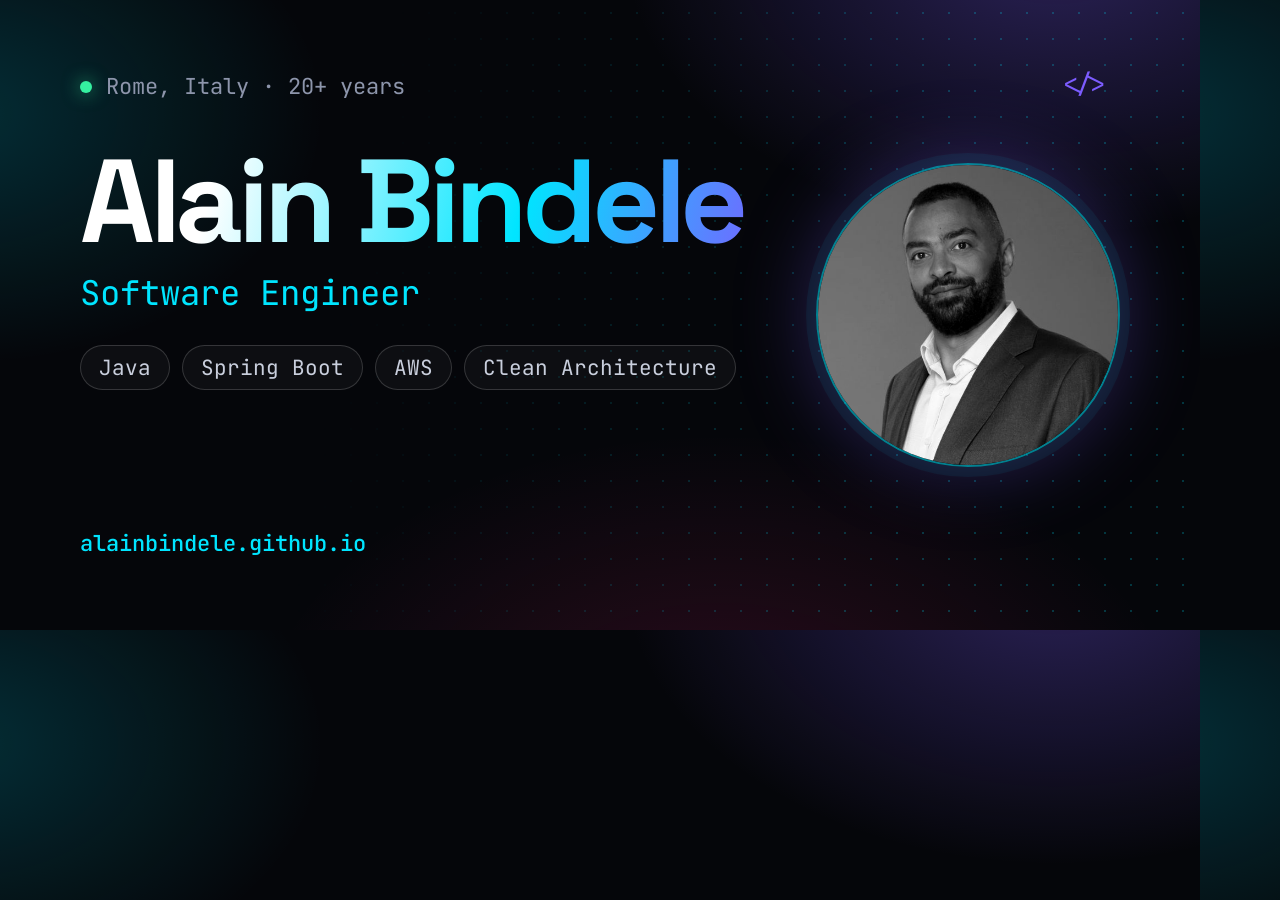
<file: scripts/og-cover.html>
<!DOCTYPE html>
<!--
  Source for img/og-cover.png (1200x630 social preview).
  Regenerate with:  node scripts/build-og.mjs
-->
<html lang="en">
<head>
<meta charset="UTF-8" />
<link href="https://fonts.googleapis.com/css2?family=JetBrains+Mono:wght@400;500&family=Space+Grotesk:wght@500;700&display=block" rel="stylesheet" />
<style>
  html, body { margin: 0; width: 1200px; height: 630px; overflow: hidden; }
  body {
    background:
      radial-gradient(700px 480px at 88% -10%, rgba(124,92,255,.32), transparent 62%),
      radial-gradient(620px 420px at -4% 18%, rgba(0,229,255,.18), transparent 60%),
      radial-gradient(760px 520px at 60% 120%, rgba(255,46,136,.16), transparent 62%),
      #05060a;
    color: #e9edf6;
    font-family: 'Space Grotesk', system-ui, sans-serif;
    position: relative;
  }
  /* subtle dotted grid, echoing the point-cloud hero */
  body::before {
    content: ''; position: absolute; inset: 0;
    background-image: radial-gradient(rgba(0,229,255,.22) 1px, transparent 1.4px);
    background-size: 26px 26px;
    -webkit-mask-image: linear-gradient(100deg, transparent 30%, #000 75%);
            mask-image: linear-gradient(100deg, transparent 30%, #000 75%);
  }
  .wrap { position: absolute; inset: 0; padding: 72px 80px; display: flex; flex-direction: column; }
  .eyebrow { font-family: 'JetBrains Mono', monospace; font-size: 22px; color: #8d95ab; display: flex; align-items: center; gap: 14px; }
  .dot { width: 12px; height: 12px; border-radius: 50%; background: #35f0a0; box-shadow: 0 0 18px rgba(53,240,160,.7); }
  h1 {
    margin: 46px 0 14px; font-size: 118px; line-height: .92; letter-spacing: -.045em; font-weight: 700;
    background: linear-gradient(105deg, #fff 18%, #00e5ff 58%, #7c5cff 92%);
    -webkit-background-clip: text; background-clip: text; color: transparent;
    max-width: 760px;
  }
  .role { font-family: 'JetBrains Mono', monospace; font-size: 34px; color: #00e5ff; margin: 0 0 30px; }
  .chips { display: flex; gap: 12px; flex-wrap: wrap; max-width: 720px; }
  .chips span {
    font-family: 'JetBrains Mono', monospace; font-size: 21px; color: #c9cfdd;
    border: 1px solid rgba(255,255,255,.16); border-radius: 999px; padding: 8px 18px;
    background: rgba(255,255,255,.035);
  }
  .url { margin-top: auto; font-family: 'JetBrains Mono', monospace; font-size: 22px; color: #5c6379; }
  .url b { color: #00e5ff; font-weight: 500; }
  .photo {
    position: absolute; right: 80px; top: 50%; transform: translateY(-50%);
    width: 300px; height: 300px; border-radius: 50%; overflow: hidden;
    border: 2px solid rgba(0,229,255,.55);
    box-shadow: 0 0 0 10px rgba(0,229,255,.06), 0 0 80px rgba(124,92,255,.35);
  }
  .photo img { width: 100%; height: 100%; object-fit: cover; filter: grayscale(1) contrast(1.08);
    transform: scale(1.65); transform-origin: 54% 14%; }   /* zoom on the face */
  .glyph { position: absolute; right: 92px; top: 66px; font-family: 'JetBrains Mono', monospace; font-size: 26px; color: #7c5cff; }
</style>
</head>
<body>
  <div class="wrap">
    <div class="eyebrow"><span class="dot"></span>Rome, Italy · 20+ years</div>
    <h1>Alain Bindele</h1>
    <p class="role">Software Engineer</p>
    <div class="chips">
      <span>Java</span><span>Spring Boot</span><span>AWS</span><span>Clean Architecture</span>
    </div>
    <div class="url"><b>alainbindele.github.io</b></div>
  </div>
  <div class="glyph">&lt;/&gt;</div>
  <div class="photo"><img src="../assets/alain.jpg" alt="" /></div>
</body>
</html>
</file>
